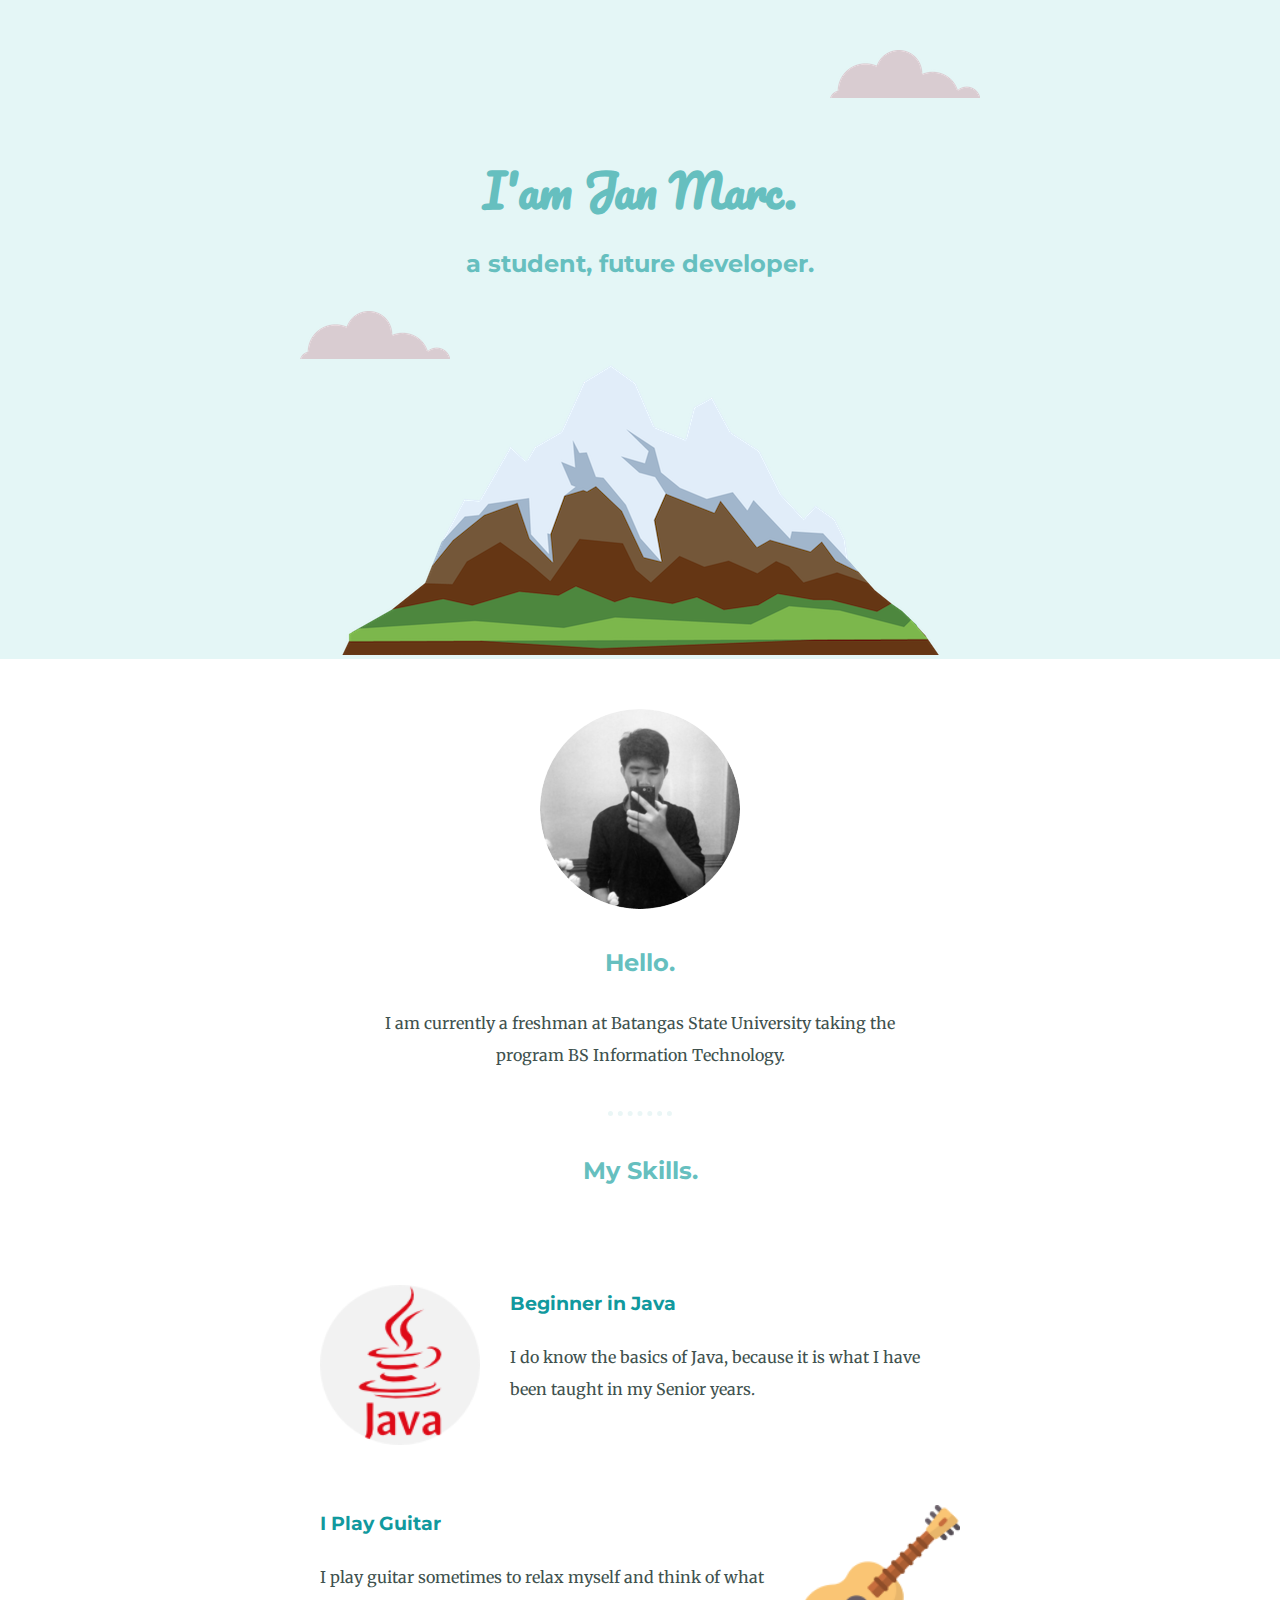
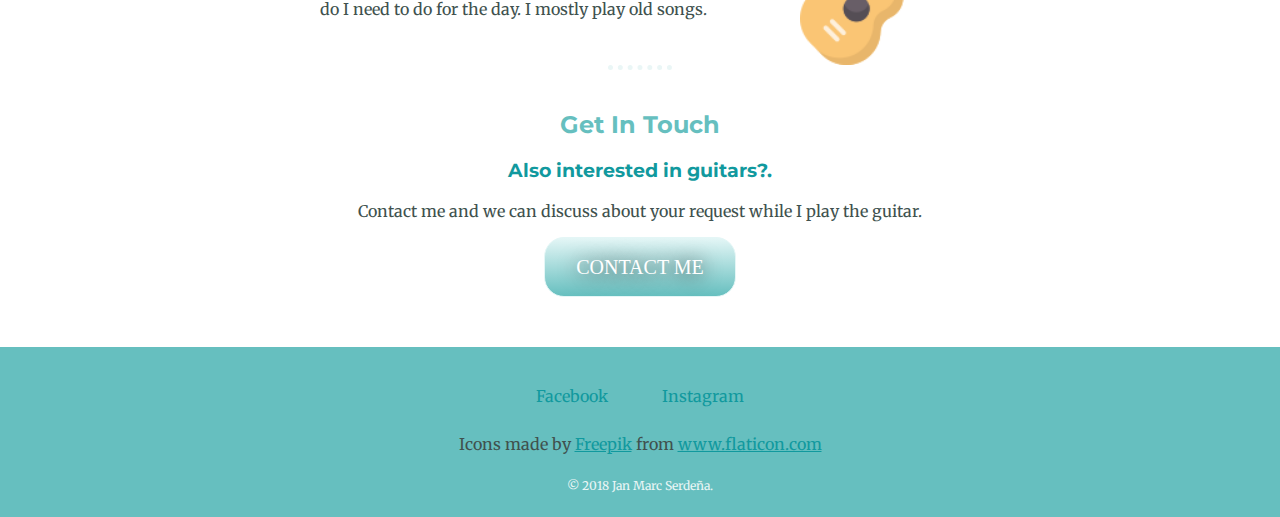
<file: CSS - My Site/index.html>
<!DOCTYPE html>
<html lang="en">

<head>
	<meta charset="UTF-8">
	<meta name="viewport" content="width=device-width, initial-scale=1.0">
	<title>Jan Marc</title>
	<link rel="stylesheet" href="css/styles.css">
	<link rel="icon" href="img/favicon-16x16.png">
	<link rel="preconnect" href="https://fonts.gstatic.com">
	<link rel="preconnect" href="https://fonts.gstatic.com">
	<link
		href="https://fonts.googleapis.com/css2?family=Merriweather:wght@300&family=Montserrat:wght@300&family=Pacifico&family=Sacramento&display=swap"
		rel="stylesheet">
</head>

<body>
	<div class="top-container">
		<img class="top-cloud" src="img/cloud.png" alt="cloud-img">
		<h1>I'am Jan Marc.</h1>
		<h2>a student, future developer.</h2>
		<img class="bottom-cloud" src="img/cloud.png" alt="cloud-img">
		<img class="mountain" src="img/mountain.png" alt="mountain-img">
	</div>

	<div class="middle-container">
		<div class="profile">
			<img src="img/my-profile-picture.png" alt="my profile picture">
			<h2>Hello.</h2>
			<p>I am currently a freshman at Batangas State University taking the program BS Information Technology.</p>
		</div>
		<hr>
		<div class="skills">
			<h2>My Skills.</h2>
			<div class="skill-row">
				<img class="java-img" src="img/java.png" alt="java logo">
				<h3>Beginner in Java</h3>
				<p>I do know the basics of Java, because it is what I have been taught in my Senior years.</p>
			</div>
			<div class="skill-row">
				<img class="guitar-img" src="img/guitar.png" alt="guitar image">
				<h3>I Play Guitar</h3>
				<p>I play guitar sometimes to relax myself and think of what do I need to do for the day. I mostly play
					old songs.</p>
			</div>
		</div>
		<hr>
		<div class="contact-me">
			<h2>Get In Touch</h2>
			<h3>Also interested in guitars?.</h3>
			<p>Contact me and we can discuss about your request while I play the guitar.</p>
			<a class="btn" href="mailto:jm.serdena24@gmail.com">CONTACT ME</a>
		</div>
	</div>


	<div class="bottom-container">
		<a class="footer-link" href="https://www.facebook.com/marc.jan24">Facebook</a>
		<a class="footer-link" href="https://instagram.com/anak.ng.tatay">Instagram</a>
		<div>Icons made by <a href="https://www.flaticon.com/authors/freepik" title="Freepik">Freepik</a> from <a
			href="https://www.flaticon.com/" title="Flaticon">www.flaticon.com</a></div>
		<p class="credit">© 2018 Jan Marc Serdeña.</p>
	</div>

</body>

</html>
</file>
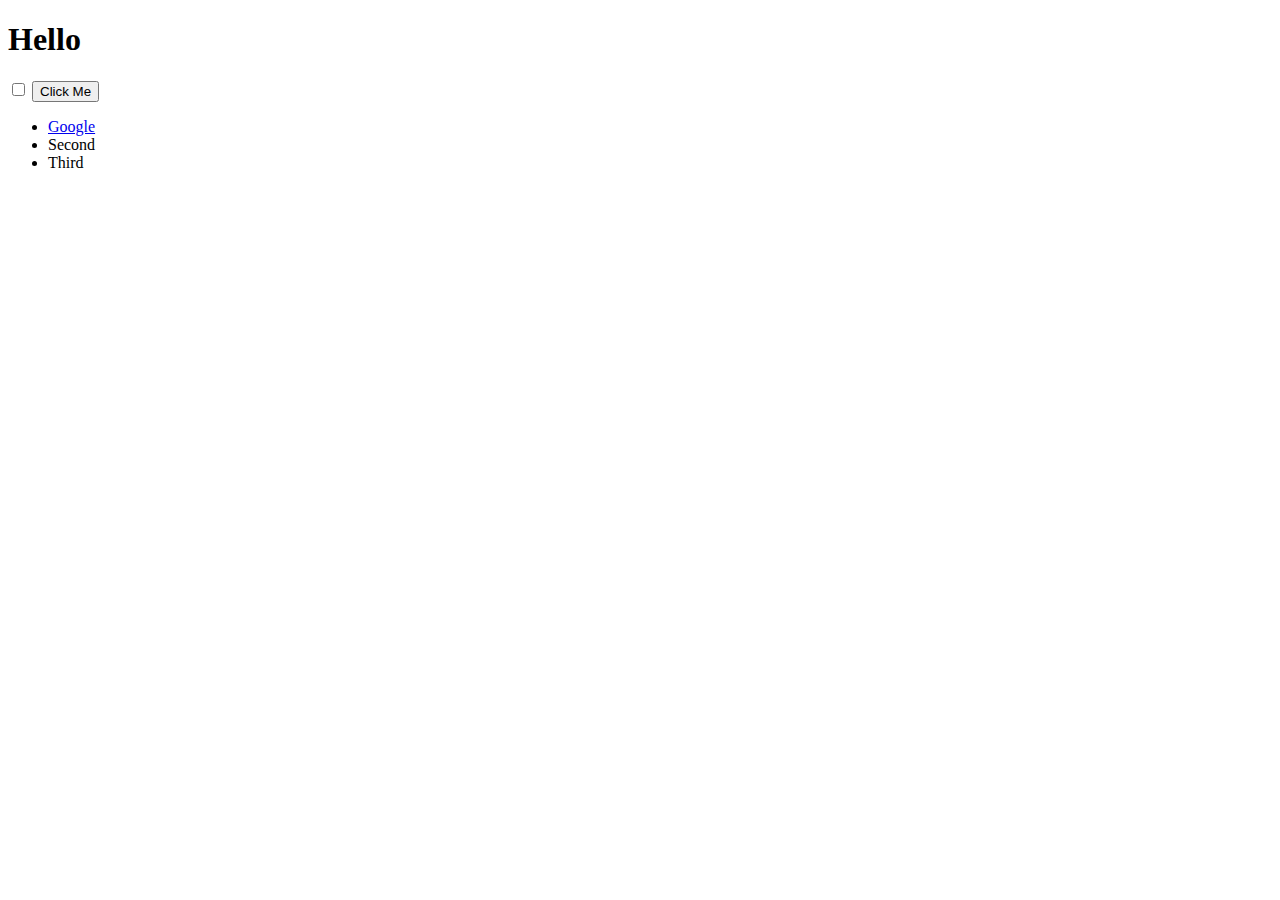
<file: DOM/index.html>
<!DOCTYPE html>
<html lang="en" dir="ltr">
  <head>
    <meta charset="utf-8">
    <title>My Website</title>
    <link rel="stylesheet" href="styles.css">

  </head>
  <body>

    <h1>Hello</h1>

    <input type="checkbox">

    <button style=":active color:red;">Click Me</button>

    <ul> 
      <li class="list">
        <a href="https://www.google.com">Google</a>
      </li>
      <li class="list">Second</li>
      <li class="list">Third</li>
    </ul>

  </body>

</html>
</file>
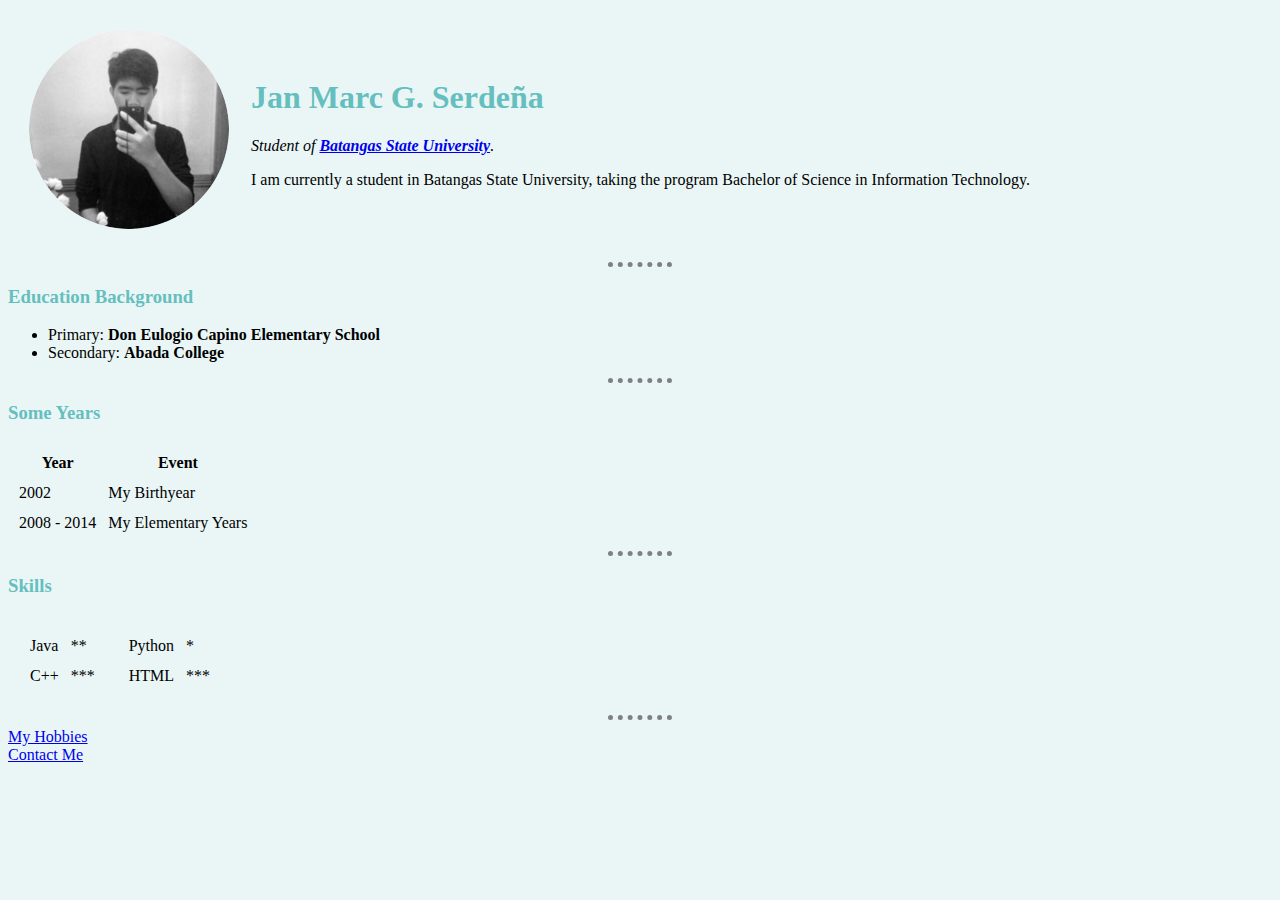
<file: HTML - Personal Site/index.html>
<!DOCTYPE html>
	<html lang="en">
		<head>
			<meta charset="UTF-8">
			<meta name="viewport" content="width=device-width, initial-scale=1.0">
			<title>Jan Marc's Personal Site</title>
			<link rel="stylesheet" href="css/styles.css">

		</head>

		<body>
			<table cellspacing="20"> 
				<tbody>
					<tr>
						<td><img src="img/my-profile-picture.png" alt="my profile picture"></td>
						<td>
							<h1>Jan Marc G. Serdeña</h1>
							<p><em>Student of <strong><a href="https://batstate-u.edu.ph">Batangas State University</a></strong>.</em></p>
							<p>I am currently a student in Batangas State University, taking the program Bachelor of Science in Information Technology.</p>
						</td>
					</tr>
				</tbody>
			</table>
			
			<hr>
			<h3>Education Background</h3>		
			<ul>
				<li>Primary: <strong>Don Eulogio Capino Elementary School</strong></li>
				<li>Secondary: <strong>Abada College</strong></li>
			</ul>
			
			<hr>
			<h3>Some Years</h3>
			<table cellspacing="10">
				<thead>
					<tr>
						<th>Year</th>
						<th>Event</th>
					</tr>
				</thead>

				<tbody>
					<tr>
						<td>2002</td>
						<td>My Birthyear</td>
					</tr>
					<tr>
						<td>2008 - 2014</td>
						<td>My Elementary Years</td>
					</tr>
				</tbody>
			</table>
			
			<hr>
			<h3>Skills</h3>
			<table cellspacing="10">
				<tbody>
					<tr>
						<td>
							<table cellspacing="10">
								<tr>
									<td>Java</td>
									<td>**</td>
								</tr>
								<tr>
									<td>C++</td>
									<td>***</td>
								</tr>
							</table>
						</td>
						<td>
							<table cellspacing="10">
								<tr>
									<td>Python</td>
									<td>*</td>
								</tr>
								<tr>
									<td>HTML</td>
									<td>***</td>
								</tr>
							</table>
						</td>
				</tbody>
			</table>
			
			<hr>
			
			<a href="hobbies.html">My Hobbies</a> <br>
			<a href="contact.html">Contact Me</a>
		</body>
	</html>
</file>
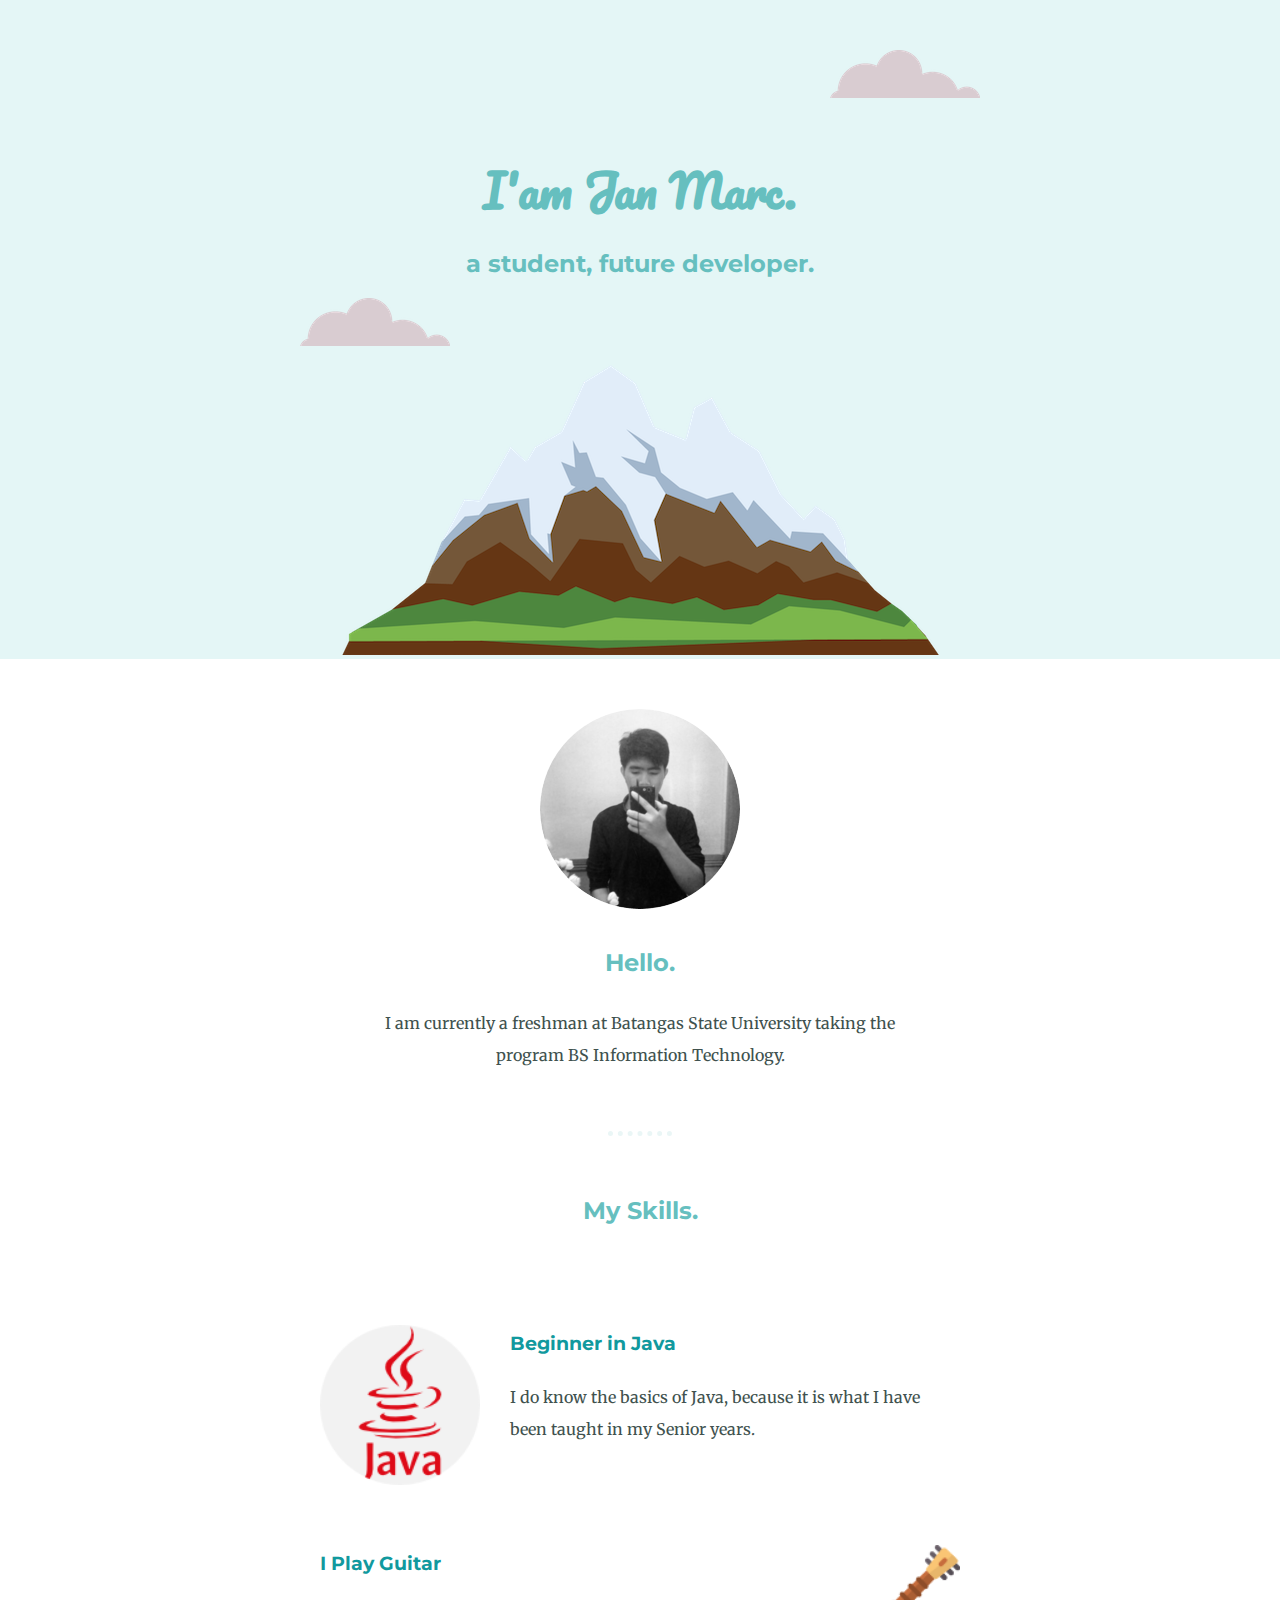
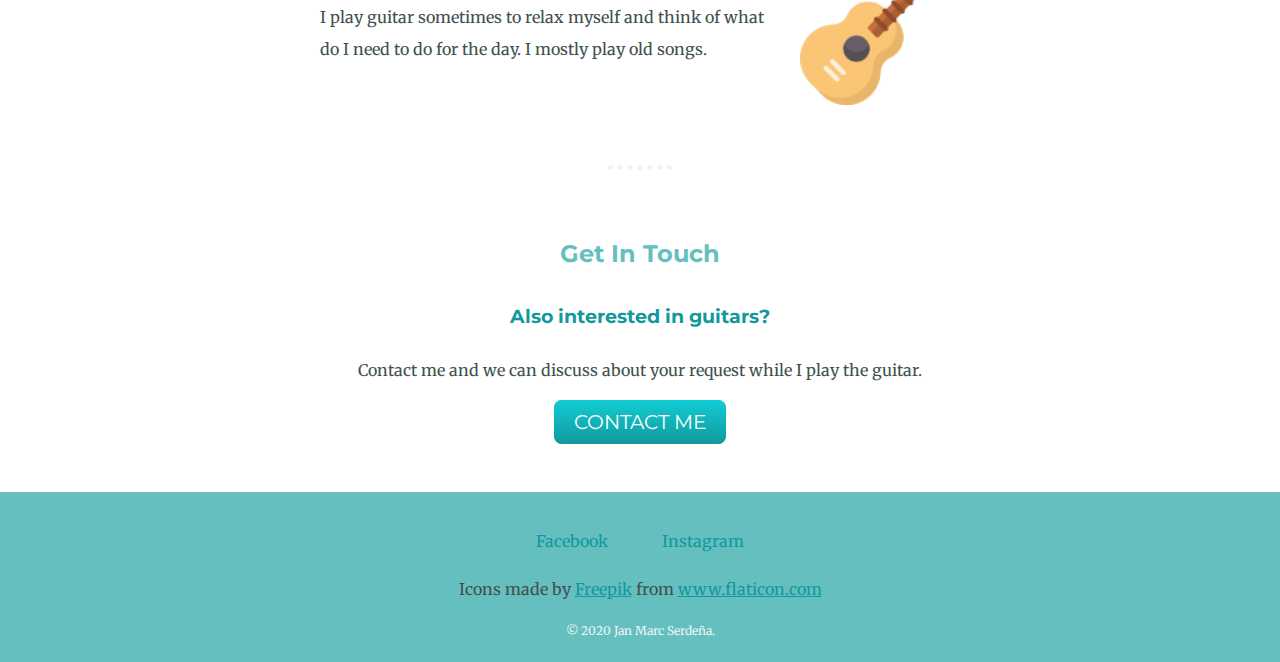
<file: CSS - My Site/CSS - My Site/index.html>
<!DOCTYPE html>
<html lang="en">

<head>
	<meta charset="UTF-8">
	<meta name="viewport" content="width=device-width, initial-scale=1.0">
	<title>Jan Marc</title>
	<!-- css -->
	<link rel="stylesheet" href="css/styles.css">
	<!-- icon -->
	<link rel="icon" href="img/favicon-16x16.png">

	<!-- fonts -->
	<link rel="preconnect" href="https://fonts.gstatic.com">
	<link
		href="https://fonts.googleapis.com/css2?family=Merriweather:wght@300&family=Montserrat:wght@300&family=Pacifico&family=Sacramento&display=swap"
		rel="stylesheet">
</head>

<body>
	<div class="top-container">
		<img class="top-cloud" src="img/cloud.png" alt="cloud-img">
		<h1>I'am Jan Marc.</h1>
		<h2>a student, future developer.</h2>
		<img class="bottom-cloud" src="img/cloud.png" alt="cloud-img">
		<img class="mountain" src="img/mountain.png" alt="mountain-img">
	</div>

	<div class="middle-container">
		<div class="profile">
			<img src="img/my-profile-picture.png" alt="my profile picture">
			<h2>Hello.</h2>
			<p>I am currently a freshman at Batangas State University taking the program BS Information Technology.</p>
		</div>
		<hr>
		<div class="skills">
			<h2>My Skills.</h2>
			<div class="skill-row">
				<img class="java-img" src="img/java.png" alt="java logo">
				<h3>Beginner in Java</h3>
				<p>I do know the basics of Java, because it is what I have been taught in my Senior years.</p>
			</div>
			<div class="skill-row">
				<img class="guitar-img" src="img/guitar.png" alt="guitar image">
				<h3>I Play Guitar</h3>
				<p>I play guitar sometimes to relax myself and think of what do I need to do for the day. I mostly play
					old songs.</p>
			</div>
		</div>
		<hr>
		<div class="contact-me">
			<h2>Get In Touch</h2>
			<h3>Also interested in guitars?</h3>
			<p>Contact me and we can discuss about your request while I play the guitar.</p>
			<a class="btn" href="mailto:jm.serdena24@gmail.com">CONTACT ME</a>
		</div>
	</div>


	<div class="bottom-container">
		<a class="footer-link" href="https://www.facebook.com/marc.jan24">Facebook</a>
		<a class="footer-link" href="https://instagram.com/anak.ng.tatay">Instagram</a>
		<div>Icons made by <a href="https://www.flaticon.com/authors/freepik" title="Freepik">Freepik</a> from <a
			href="https://www.flaticon.com/" title="Flaticon">www.flaticon.com</a></div>
		<p class="credit">© 2020 Jan Marc Serdeña.</p>
	</div>

</body>

</html>
</file>
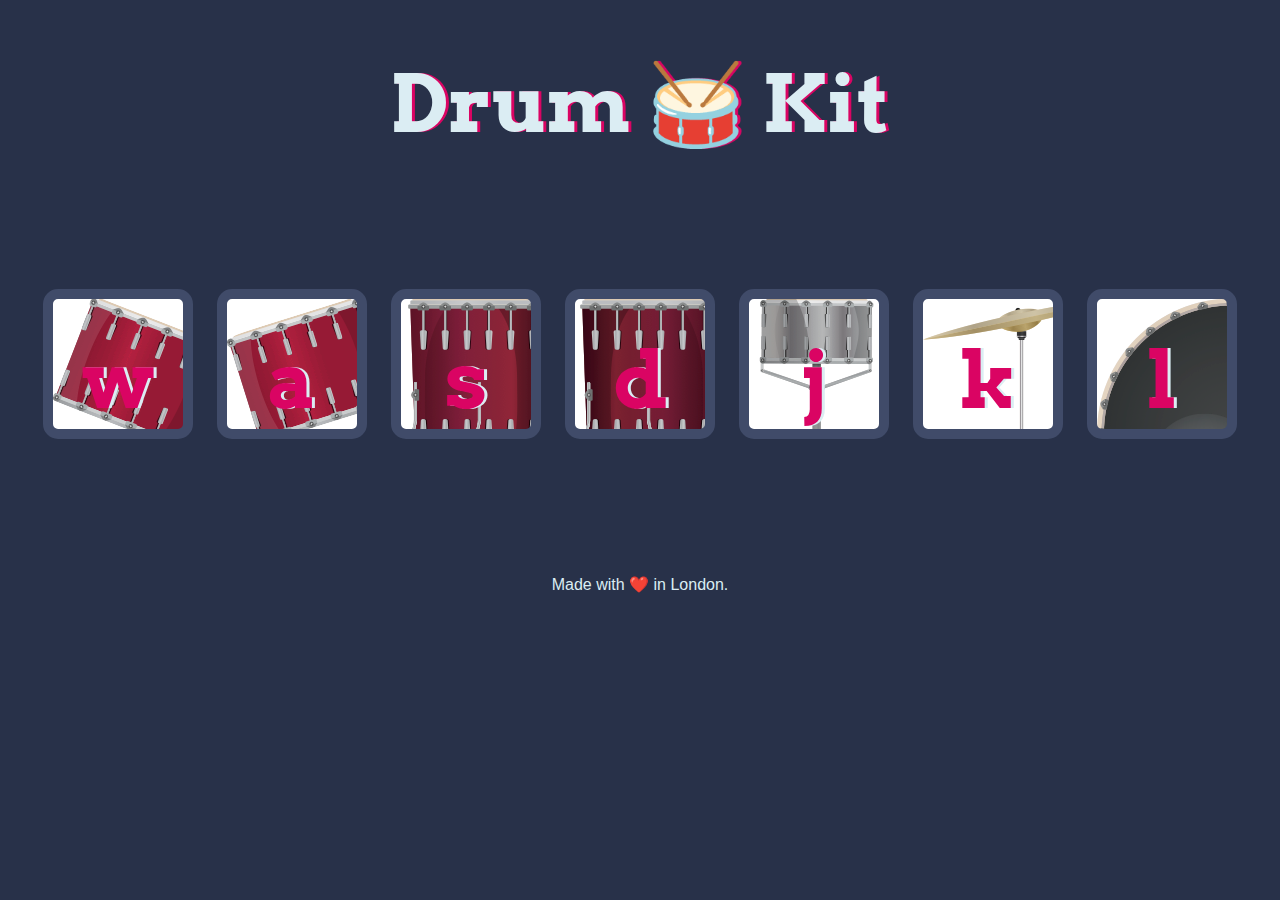
<file: DOM/Drum Kit Starting Files/index.html>
<!DOCTYPE html>
<html lang="en" dir="ltr">

<head>
  <meta charset="utf-8">
  <title>Drum Kit</title>
  <link rel="stylesheet" href="styles.css">
  <link href="https://fonts.googleapis.com/css?family=Arvo" rel="stylesheet">
</head>

<body>

  <h1 id="title">Drum 🥁 Kit</h1>
  <div class="set">
    <button class="w drum">w</button>
    <button class="a drum">a</button>
    <button class="s drum">s</button>
    <button class="d drum">d</button>
    <button class="j drum">j</button>
    <button class="k drum">k</button>
    <button class="l drum">l</button>
  </div>


  <footer>
    Made with ❤️ in London.
  </footer>
  
  <script src="index.js"></script>

</body>

</html>
</file>
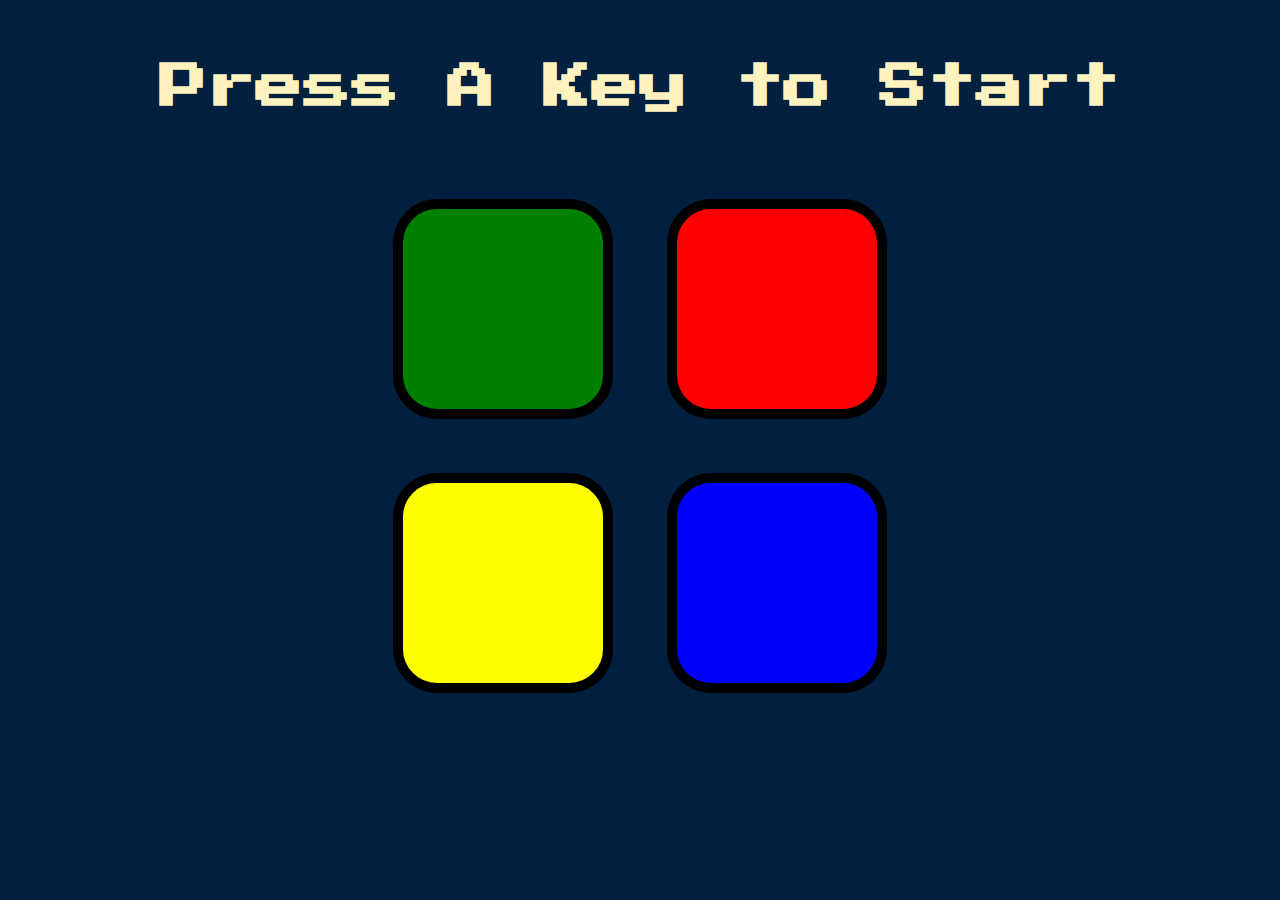
<file: jQuery/Simon Game Challenge Starting Files/index.html>
<!DOCTYPE html>
<html lang="en" dir="ltr">

<head>
  <meta charset="utf-8">
  <title>Simon</title>
  <link rel="stylesheet" href="styles.css">
  <link href="https://fonts.googleapis.com/css?family=Press+Start+2P" rel="stylesheet">
</head>

<body>
  <h1 id="level-title">Press A Key to Start</h1>
  <div class="container">
    <div lass="row">

      <div type="button" id="green" class="btn green">

      </div>

      <div type="button" id="red" class="btn red">

      </div>
    </div>

    <div class="row">

      <div type="button" id="yellow" class="btn yellow">

      </div>
      <div type="button" id="blue" class="btn blue">

      </div>

    </div>

  </div>

  <script src="https://ajax.googleapis.com/ajax/libs/jquery/3.6.0/jquery.min.js"></script>
  <script src="game.js"></script>
</body>

</html>
</file>
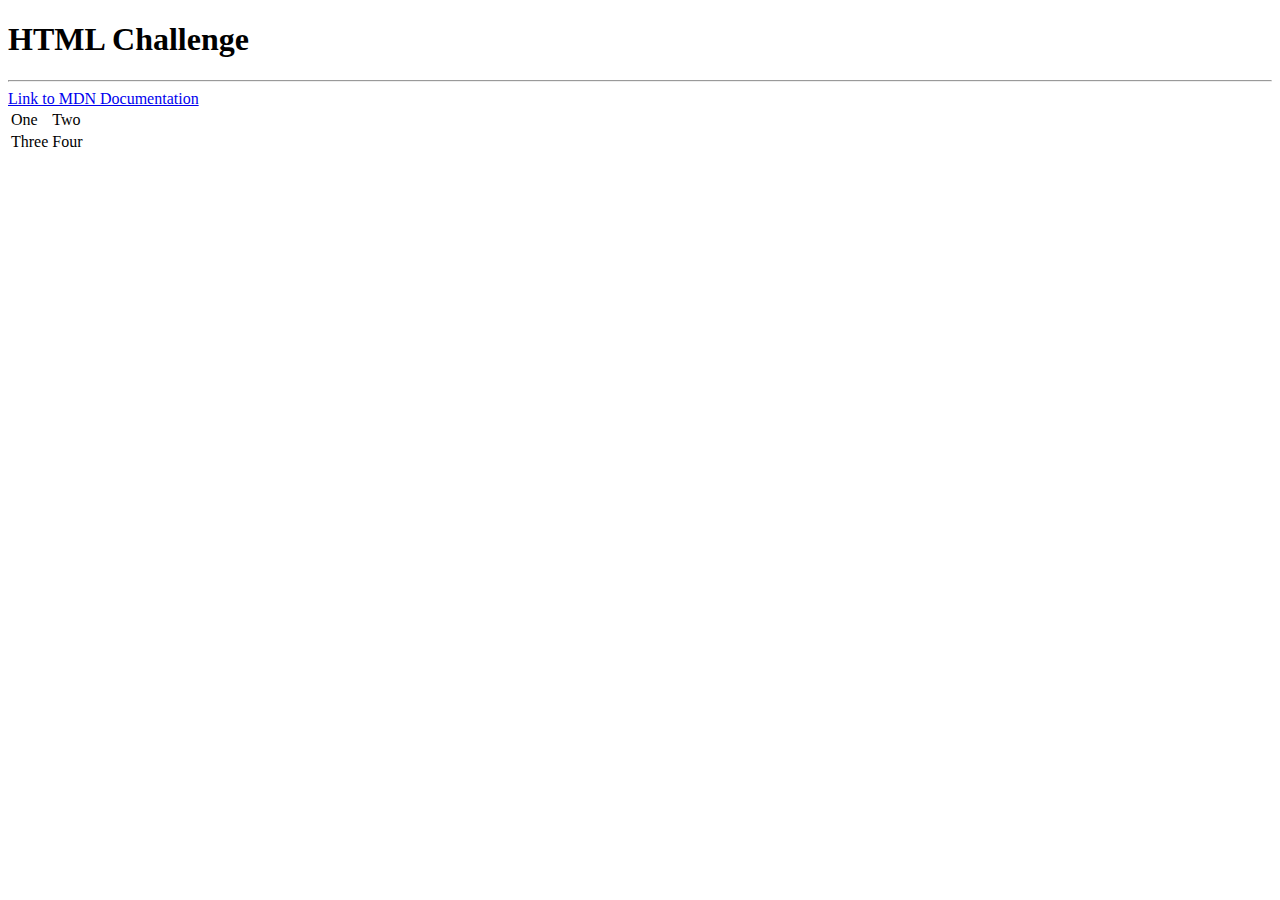
<file: HTML - Personal Site/coding-challenge.html>
<!DOCTYPE html>
<html lang="en">
	<head>
		<meta charset="UTF-8">
		<title></title>
	</head>

	<body>
		<h1>HTML Challenge</h1>

		<hr>
		<a href="https://developer.mozilla.org/en-US/"> Link to MDN Documentation</a>

		<table>
			<tr>
				<td>One</td>
				<td>Two</td>
			</tr>
			<tr>
				<td>Three</td>
				<td>Four</td>
			</tr>
		</table>
	</body>
</html>
</file>
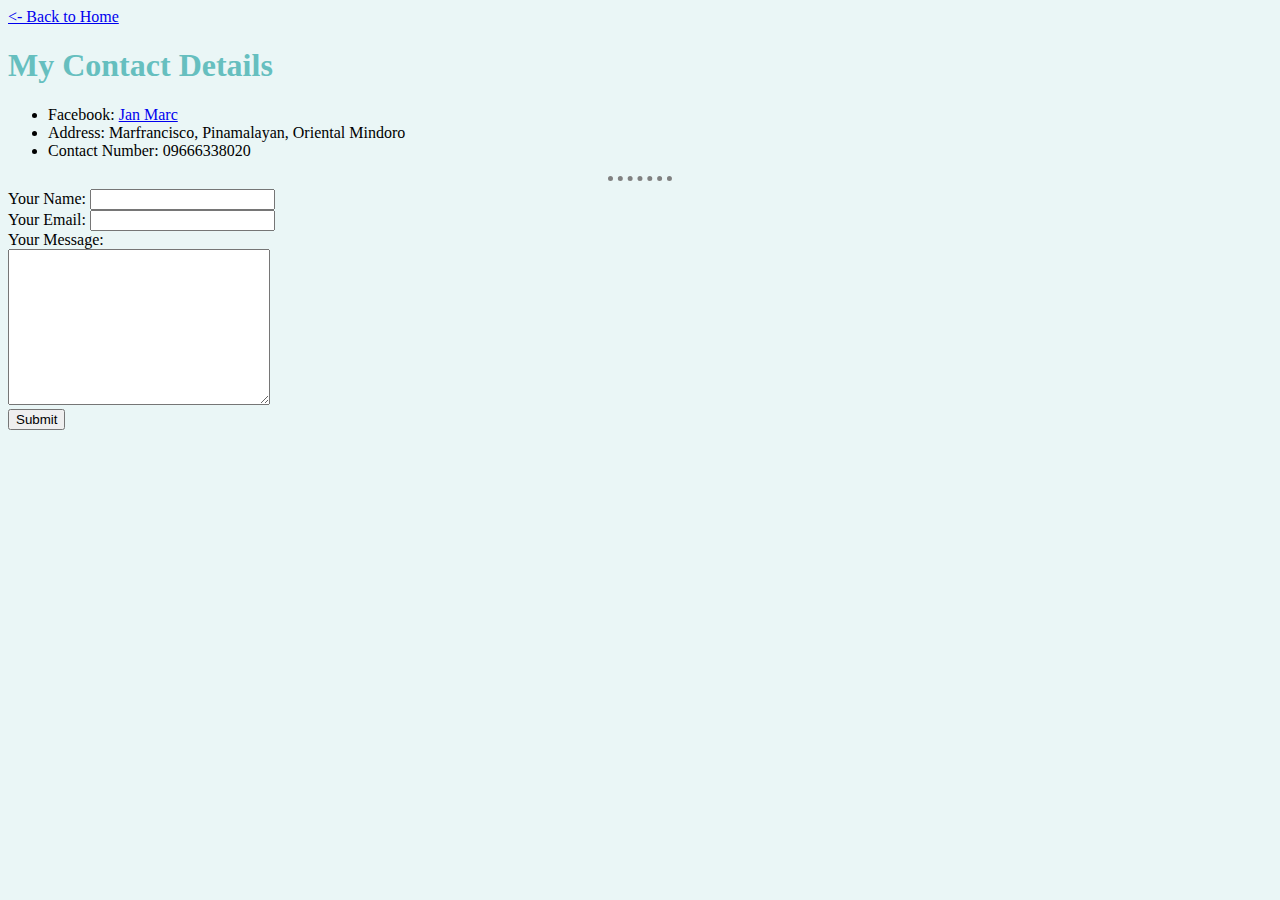
<file: HTML - Personal Site/contact.html>
<!DOCTYPE html>
	<html lang="en">
		<head>
			<meta charset="UTF-8">
			<meta name="viewport" content="width=device-width, initial-scale=1.0">
			<title>Contact Me</title>
			<link rel="stylesheet" href="css/styles.css">
		</head>
		<body>
			<a href="index.html"><- Back to Home</a>
			<h1>My Contact Details</h1>
			<ul>
				<li>Facebook: <a href="https://web.facebook.com/marc.jan24">Jan Marc</a></li>
				<li>Address: Marfrancisco, Pinamalayan, Oriental Mindoro</li>
				<li>Contact Number: 09666338020</li>
			</ul>
			<hr>
			<form action="mailto:jm.serdena24@gmail.com" method="POST" enctype="text/plain">
				<label>Your Name: </label>
				<input type="text" name="yourName" value=""><br>
				<label>Your Email: </label>
				<input type="email" name="yourEmail" id=""><br>	
				<label>Your Message: </label><br>
				<textarea name="yourMessage" cols="30" rows="10"></textarea><br>
				<input type="submit" name="">
			</form>	
 	</html>
</file>
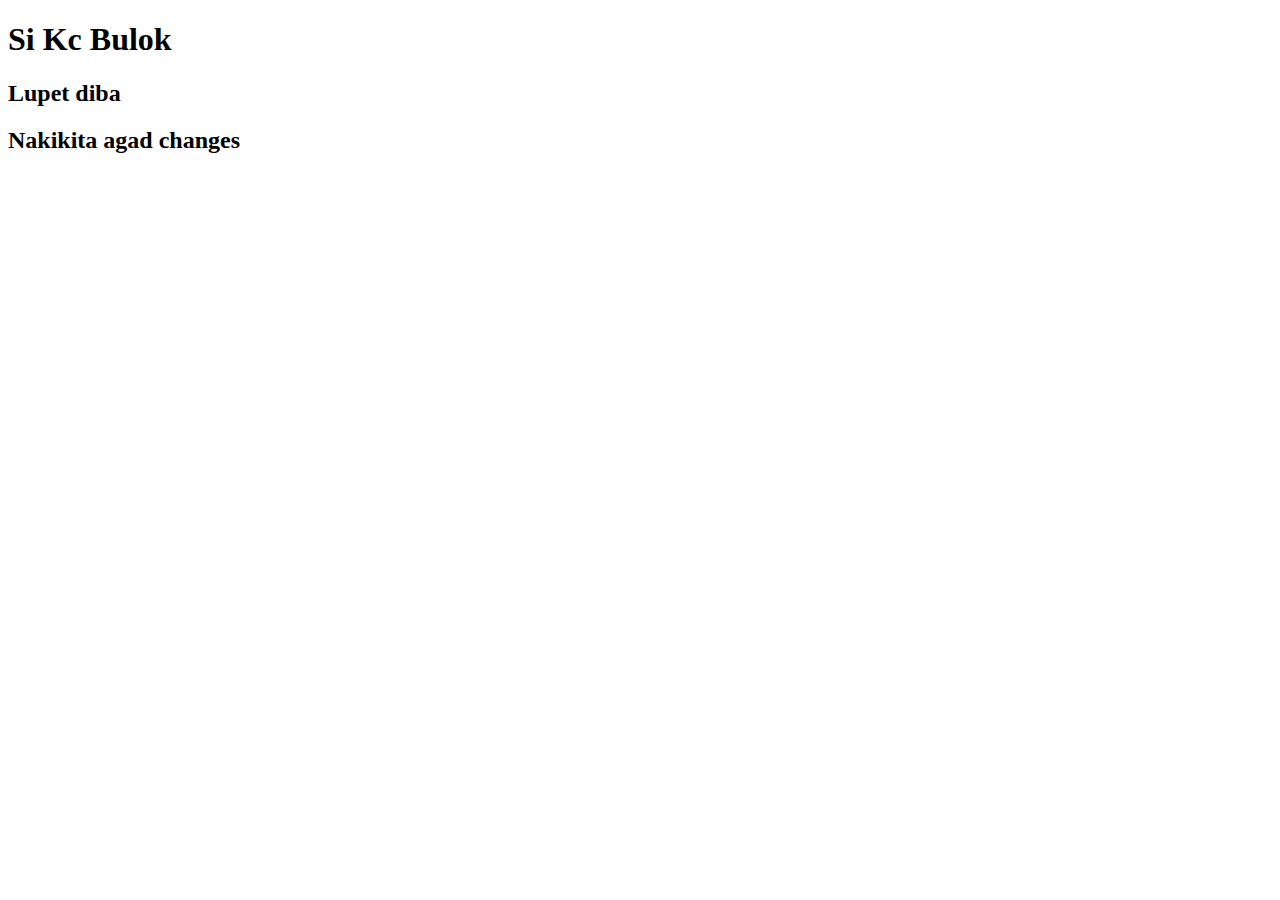
<file: HTML - Personal Site/hello world.html>
<!DOCTYPE html>
<html lang="en">
<head>
	<meta charset="UTF-8">
	<meta name="viewport" content="width=device-width, initial-scale=1.0">
	<title>Document</title>
</head>
<body>
	<h1>Si Kc Bulok</h1>
	<h2>Lupet diba</h2>
	<h2>Nakikita agad changes</h2>
</body>
</html>
</file>
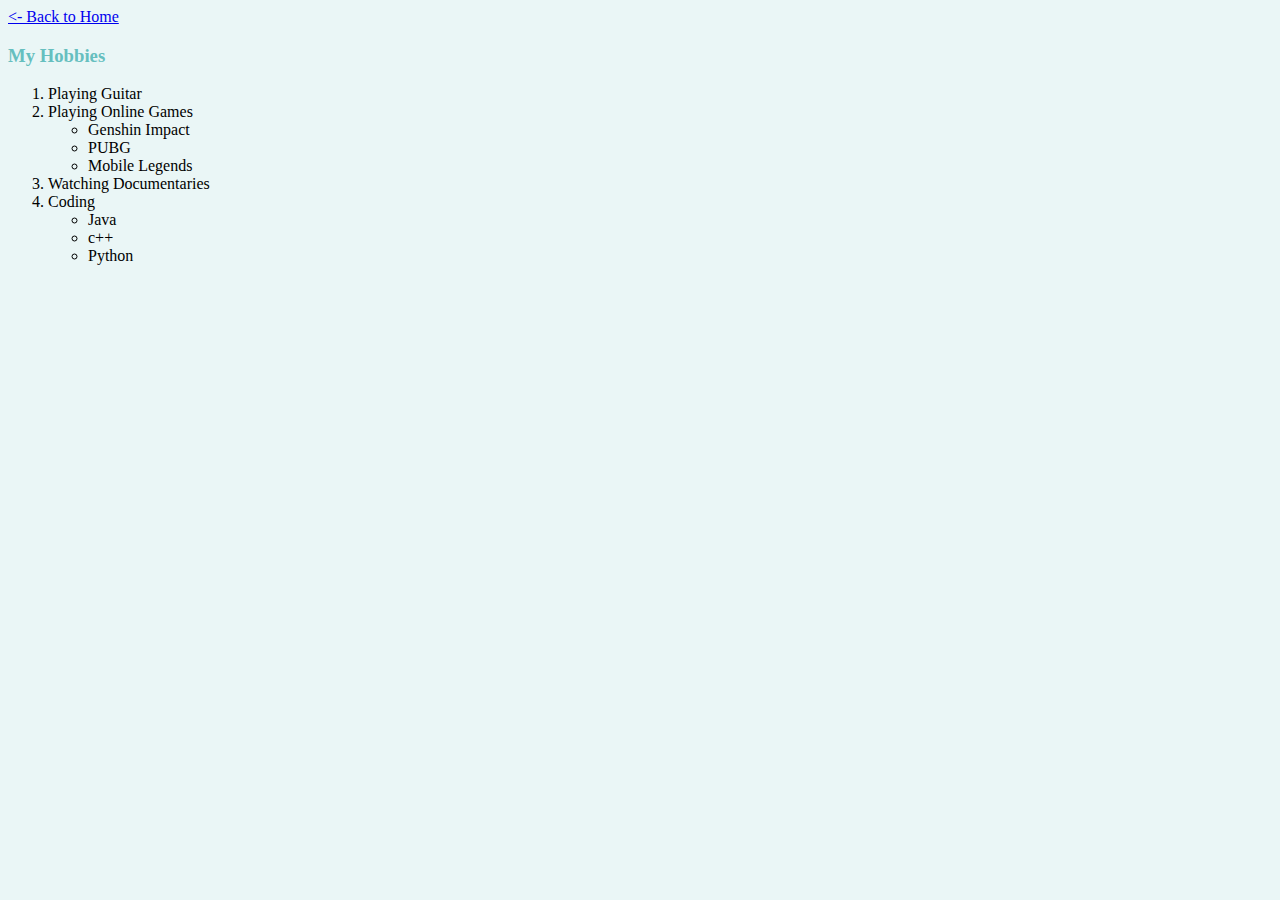
<file: HTML - Personal Site/hobbies.html>
<!DOCTYPE html>
	<html lang="en">
		<head>
			<meta charset="UTF-8">
			<meta name="viewport" content="width=device-width, initial-scale=1.0">
			<title>My Hobbies</title>
			<link rel="stylesheet" href="css/styles.css">
		</head>

		<body>
			<a href="index.html"><- Back to Home</a>
			<h3>My Hobbies</h3>
			<ol>
				<li>Playing Guitar</li>
				<li>Playing Online Games
					<ul>
						<li>Genshin Impact</li>
						<li>PUBG</li>
						<li>Mobile Legends</li>
					</ul>
				</li>
				<li>Watching Documentaries</li>
				<li>Coding
					<ul>
						<li>Java</li>
						<li>c++</li>
						<li>Python</li>
					</ul>
				</li>
			</ol>
		</body>
	</html>
</file>
<file: CSS - My Site/css/styles.css>
body {
	margin: 0;
	text-align: center;
	font-family: verdana, sans-serif;
	font-family: 'Merriweather', serif;
	color: #40514e;
}

h1 {
	margin: 50px auto 0;
	font-family: 'Pacifico', cursive;
	font-size: 2.8125rem;
}

h2 {
	font-family: 'Montserrat', sans-serif;
	font-size: 1.5rem;
}

h1, h2 {
	color: #66BFBF;
}

h3 {
	font-family: 'Montserrat', sans-serif;
}

h3, a {
	color: #11999E;
}

hr {
	border-color: #eaf6f6;
	border-style: dotted none none;
	width: 5%;
	border-width: 5px;
	margin: 40px auto;
}

a:hover {
	color: #eaf6f6;
}

.top-container {
	background-color: #e4f6f6;
	position: relative;
	padding-top: 100px;
}

.middle-container {
	padding: 50px 0;
	position: relative;
}

.bottom-container {
	background-color: #66bfbf;
	padding: 25px 0;
	position: relative;
	line-height: 3;
	height: 120px;
}

.top-cloud {
	position: absolute;
	top: 50px;
	right: 300px;
}

.bottom-cloud {
	position: absolute;
	left: 300px;
	bottom: 300px;
}

.skill-row {
	width: 50%;
	margin: 100px auto 0;
	text-align: left;
	line-height: 2;
}

.java-img {
	float: left;
	width: 25%;
	margin-right: 30px;
}

.guitar-img {
	float: right;
	width: 25%;
	margin-left: 30px;
}

.profile {
	margin: 0 auto 0;
	line-height: 2;
	width: 40%;
}

.btn {
   background: #E4F6F6;
   background-image: -webkit-linear-gradient(top, #E4F6F6, #66BFBF);
   background-image: -moz-linear-gradient(top, #E4F6F6, #66BFBF);
   background-image: -ms-linear-gradient(top, #E4F6F6, #66BFBF);
   background-image: -o-linear-gradient(top, #E4F6F6, #66BFBF);
   background-image: -webkit-gradient(to bottom, #E4F6F6, #66BFBF);
   -webkit-border-radius: 20px;
   -moz-border-radius: 20px;
   border-radius: 20px;
   height: 18px;
   line-height: 18px;
   color: #FFFFFF;
   font-family: Verdana;
   width: 150px;
   font-size: 20px;
   font-weight: 100;
   padding: 20px;
   text-shadow: 1px 1px 20px #000000;
   border: solid #E4F6F6 1px;
   text-decoration: none;
   display: inline-block;
   cursor: pointer;
   text-align: center;
}

.btn:hover {
   background: #66BFBF;
   border: solid #66BFBF 1px;
   -webkit-border-radius: 20px;
   -moz-border-radius: 20px;
   border-radius: 20px;
   text-decoration: none;
}

 .footer-link {
	 color: #11999e;
	 margin: 0 25px;
	 text-decoration: none;
 }

 .credit {
	 color: #eaf6f6;
	 margin: 0;
	 font-size: 75%;
 }
</file>
<file: DOM/styles.css>
.huge {
  font-size: 10rem;
}
</file>
<file: HTML - Personal Site/css/styles.css>
body {
	background-color: #eaf6f6;

}
hr {
	border-color: grey;
	border-style: dotted none none;
	border-width: 5px;
	width: 5%;
}

h1 {
	color: #66bfbf;
}

h3 {
	color: #66bfbf;
}
</file>
<file: CSS - My Site/CSS - My Site/css/styles.css>
body {
	margin: 0;
	text-align: center;
	font-family: verdana, sans-serif;
	font-family: 'Merriweather', serif;
	color: #40514e;
}

h1 {
	margin: 50px auto 0;
	font-family: 'Pacifico', cursive;
	font-size: 2.8125rem;
}

h2 {
	font-family: 'Montserrat', sans-serif;
	font-size: 1.5rem;
}

h1, h2 {
	color: #66BFBF;
}

h3 {
	font-family: 'Montserrat', sans-serif;
}

h3, a {
	color: #11999E;
}

hr {
	border-color: #eaf6f6;
	border-style: dotted none none;
	width: 5%;
	border-width: 5px;
	margin: 60px auto;
}

a:hover {
	color: #eaf6f6;
}

.top-container {
	background-color: #e4f6f6;
	position: relative;
	padding-top: 100px;
}

.middle-container {
	padding: 50px 0;
	position: relative;
}

.bottom-container {
	background-color: #66bfbf;
	padding: 25px 0;
	position: relative;
	line-height: 3;
	height: 120px;
}

.top-cloud {
	position: absolute;
	top: 50px;
	right: 300px;
}

.bottom-cloud {
	position: absolute;
	left: 300px;
}

.skill-row {
	width: 50%;
	margin: 100px auto;
	text-align: left;
	line-height: 2;
}

.java-img {
	float: left;
	width: 25%;
	margin-right: 30px;
}

.guitar-img {
	float: right;
	width: 25%;
	margin-left: 30px;
}

.profile {
	margin: 0 auto 0;
	line-height: 2;
	width: 40%;
}

.contact-me {
	width: 50%;
	margin: 50px auto 0;
	line-height: 2;
}

.btn {
	background: #11cdd4;
	background-image: -webkit-linear-gradient(top, #11cdd4, #11999e);
	background-image: -moz-linear-gradient(top, #11cdd4, #11999e);
	background-image: -ms-linear-gradient(top, #11cdd4, #11999e);
	background-image: -o-linear-gradient(top, #11cdd4, #11999e);
	background-image: linear-gradient(to bottom, #11cdd4, #11999e);
	-webkit-border-radius: 8;
	-moz-border-radius: 8;
	border-radius: 8px;
	font-family: 'Montserrat', sans-serif;
	color: #ffffff;
	font-size: 20px;
	padding: 10px 20px 10px 20px;
	text-decoration: none;
  }
  
  .btn:hover {
	background: #30e3cb;
	background-image: -webkit-linear-gradient(top, #30e3cb, #2bc4ad);
	background-image: -moz-linear-gradient(top, #30e3cb, #2bc4ad);
	background-image: -ms-linear-gradient(top, #30e3cb, #2bc4ad);
	background-image: -o-linear-gradient(top, #30e3cb, #2bc4ad);
	background-image: linear-gradient(to bottom, #30e3cb, #2bc4ad);
	text-decoration: none;
  }

 .footer-link {
	 color: #11999e;
	 margin: 0 25px;
	 text-decoration: none;
 }

 .credit {
	 color: #eaf6f6;
	 margin: 0;
	 font-size: 75%;
 }

 @media (max-width: 900px) {
	.mountain {
		width: 400px;
	}
	.skill-row {
		margin: 100px auto 0;
	}
 }
</file>
<file: DOM/Drum Kit Starting Files/styles.css>
body {
  text-align: center;
  background-color: #283149;
}

h1 {
  font-size: 5rem;
  color: #DBEDF3;
  font-family: "Arvo", cursive;
  text-shadow: 3px 0 #DA0463;

}

footer {
  color: #DBEDF3;
  font-family: sans-serif;
}

.w {
  background-image: url("images/tom1.png");
}

.a {
  background-image: url("images/tom2.png");
}

.s {
  background-image: url("images/tom3.png");
}

.d {
  background-image: url("images/tom4.png");
}

.j {
  background-image: url("images/snare.png");
}

.k {
  background-image: url("images/crash.png");
}

.l {
  background-image: url("images/kick.png");
}

.set {
  margin: 10% auto;
}

.game-over {
  background-color: red;
  opacity: 0.8;
}

.pressed {
  box-shadow: 0 3px 4px 0 #DBEDF3;
  opacity: 0.5;
}

.red {
  color: red;
}

.drum {
  outline: none;
  border: 10px solid #404B69;
  font-size: 5rem;
  font-family: 'Arvo', cursive;
  line-height: 2;
  font-weight: 900;
  color: #DA0463;
  text-shadow: 3px 0 #DBEDF3;
  border-radius: 15px;
  display: inline-block;
  width: 150px;
  height: 150px;
  text-align: center;
  margin: 10px;
  background-color: white;
}
</file>
<file: jQuery/Simon Game Challenge Starting Files/styles.css>
body {
  text-align: center;
  background-color: #011F3F;
}

#level-title {
  font-family: 'Press Start 2P', cursive;
  font-size: 3rem;
  margin:  5%;
  color: #FEF2BF;
}

.container {
  display: block;
  width: 50%;
  margin: auto;

}

.btn {
  margin: 25px;
  display: inline-block;
  height: 200px;
  width: 200px;
  border: 10px solid black;
  border-radius: 20%;
}

.game-over {
  background-color: red;
  opacity: 0.8;
}

.red {
  background-color: red;
}

.green {
  background-color: green;
}

.blue {
  background-color: blue;
}

.yellow {
  background-color: yellow;
}

.pressed {
  box-shadow: 0 0 20px white;
  background-color: grey;
}
</file>
